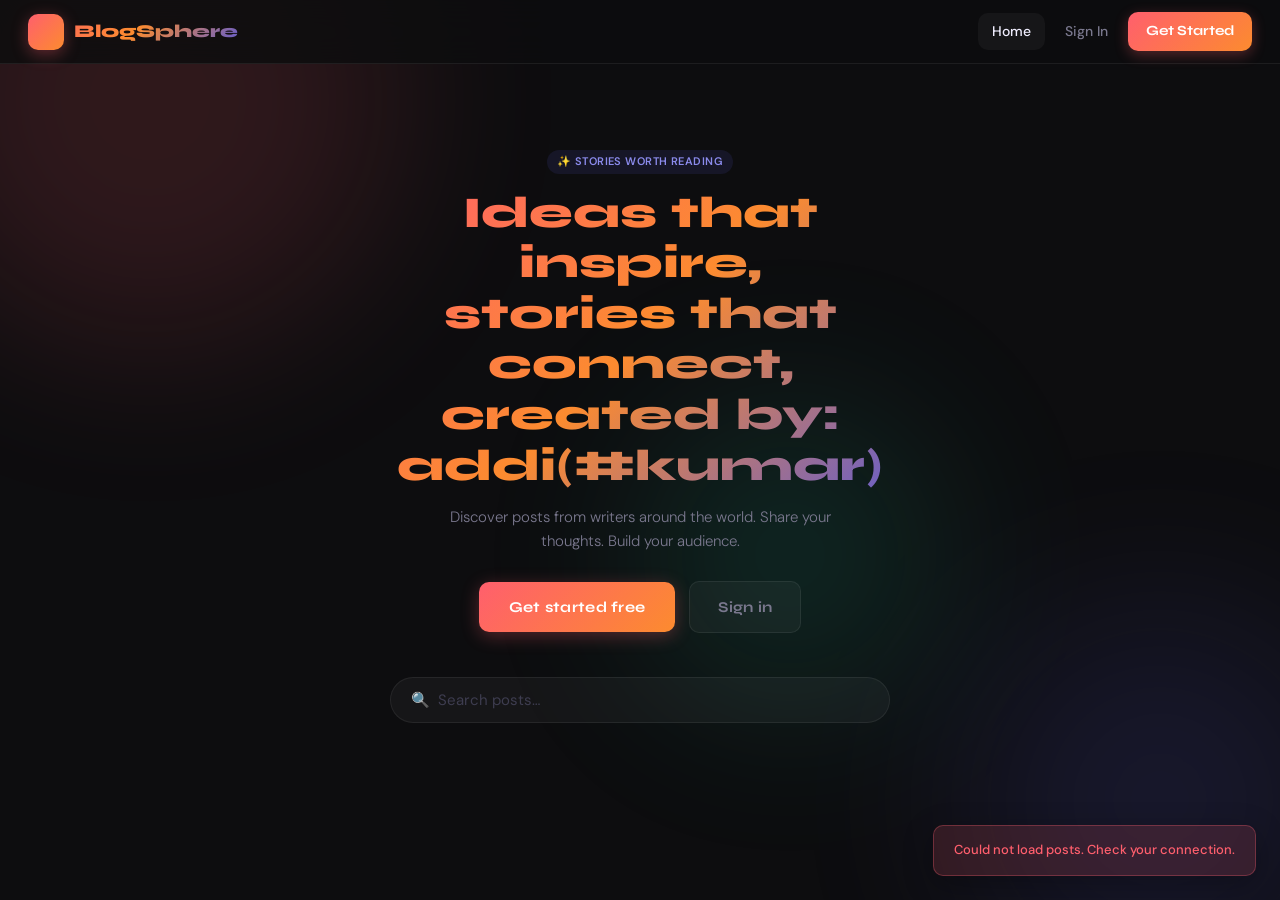
<file: frontend/index.html>
<!DOCTYPE html>
<html lang="en">
<head>
<meta charset="UTF-8"/>
<meta name="viewport" content="width=device-width, initial-scale=1.0"/>
<title>Home — BlogSphere</title>
<link rel="stylesheet" href="css/style.css"/>
</head>
<body>

<div class="blobs">
  <div class="blob blob-1"></div>
  <div class="blob blob-2"></div>
  <div class="blob blob-3"></div>
</div>

<!-- Navbar -->
<header class="navbar" id="navbar"></header>

<div class="page-wrap">

  <!-- Hero -->
  <div style="text-align:center; padding: 48px 0 44px; position:relative;">
    <div class="badge badge-c3" style="margin-bottom:14px;">✨ Stories worth reading</div>
    <h1 class="title-xl grad-text" style="font-size:44px; max-width:600px; margin:0 auto 14px;">
      Ideas that inspire,<br/>stories that connect,<br/>
      created by: addi(#kumar)
    </h1>
    <p class="subtitle" style="font-size:15px; max-width:440px; margin:0 auto 28px;">
      Discover posts from writers around the world. Share your thoughts. Build your audience.
    </p>
    <div id="hero-cta"></div>
  </div>

  <!-- Search bar -->
  <div style="max-width:500px; margin: 0 auto 36px; position:relative;">
    <input type="text" id="search-input" placeholder="🔍  Search posts…"
      style="padding-left:20px; font-size:15px; border-radius:40px;"
      oninput="filterPosts(this.value)"/>
  </div>

  <!-- Feed -->
  <div id="posts-grid" class="posts-grid">
    <!-- skeleton placeholders -->
    ${Array(6).fill(`
      <div class="post-card">
        <div class="skeleton" style="height:200px; border-radius:0;"></div>
        <div class="post-body">
          <div style="display:flex;gap:10px;margin-bottom:12px;">
            <div class="skeleton" style="width:32px;height:32px;border-radius:50%;"></div>
            <div style="flex:1;">
              <div class="skeleton" style="height:12px;width:60%;margin-bottom:6px;"></div>
              <div class="skeleton" style="height:10px;width:40%;"></div>
            </div>
          </div>
          <div class="skeleton" style="height:16px;width:80%;margin-bottom:8px;"></div>
          <div class="skeleton" style="height:12px;width:100%;margin-bottom:5px;"></div>
          <div class="skeleton" style="height:12px;width:70%;"></div>
        </div>
      </div>`).join("")}
  </div>

  <div id="empty-state" class="empty-state" style="display:none;">
    <div class="empty-icon">📭</div>
    <p>No posts found. Be the first to write something!</p>
  </div>

</div>

<script src="js/app.js"></script>
<script>
let allPosts = [];

renderNavbar("home");

// Hero CTA
const heroCta = document.getElementById("hero-cta");
if (Auth.isLoggedIn()) {
  heroCta.innerHTML = `<a href="add_blog.html" class="btn btn-primary" style="font-size:15px;padding:13px 30px;">✏️ Write a post</a>`;
} else {
  heroCta.innerHTML = `
    <a href="register.html" class="btn btn-primary" style="font-size:15px;padding:13px 30px;margin-right:10px;">Get started free</a>
    <a href="login.html" class="btn btn-ghost" style="font-size:15px;padding:13px 28px;">Sign in</a>`;
}

// Load posts
async function loadPosts() {
  try {
    const res  = await apiFetch("/home");
    const data = await res.json();
    allPosts = data.posts || [];
    renderPosts(allPosts);
  } catch {
    document.getElementById("posts-grid").innerHTML = "";
    toast("Could not load posts. Check your connection.", "error");
  }
}

function renderPosts(posts) {
  const grid = document.getElementById("posts-grid");
  const empty = document.getElementById("empty-state");

  if (!posts.length) {
    grid.innerHTML = "";
    empty.style.display = "block";
    return;
  }
  empty.style.display = "none";

  grid.innerHTML = posts.map((p, i) => `
    <div class="post-card fade-in" style="animation-delay:${i * 0.05}s" onclick="openPost(${p.id})">
      ${p.image
        ? `<img class="post-img" src="${imgSrc(p.image)}" alt="${p.title}" onerror="this.parentElement.querySelector('.post-img-placeholder') && (this.style.display='none')">`
        : `<div class="post-img-placeholder">📝</div>`
      }
      <div class="post-body">
        <div class="post-meta">
          <div class="post-avatar">${initials(p.author_name || "U")}</div>
          <div>
            <div class="post-author">${p.author_name}</div>
          </div>
          <div class="post-date">${fmtDate(p.created_at)}</div>
        </div>
        <div class="post-title">${p.title}</div>

        
        <div class="post-excerpt">${truncate(p.content, 130)}</div>
      </div>
      <div class="post-footer">
        <button class="post-action ${p.is_liked ? 'liked':''}" onclick="event.stopPropagation();toggleLike(${p.id},this)">
          ${p.is_liked ? '❤️' : '🤍'} <span>${p.like_count || p.like || 0}</span>
        </button>
        <button class="post-action" onclick="event.stopPropagation();togglecomment(${p.id})">
          💬 <span>${p.comment_count || p.Comment || 0}</span>
        </button>
        ${p.login && !p.is_own ? `
          <button class="follow-btn ${p.is_following?'following':''}" id="follow-${p.user_id}"
            onclick="event.stopPropagation();toggleFollow(${p.user_id},this)">
            ${p.is_following ? '✓ Following' : '+ Follow'}
          </button>` : ""}
      </div>
    </div>`
  ).join("");
}

function filterPosts(query) {
  const q = query.toLowerCase();
  const filtered = allPosts.filter(p =>
    p.title.toLowerCase().includes(q) ||
    p.content.toLowerCase().includes(q)
  );
  renderPosts(filtered);
}

function openPost(id) {
  if (!Auth.isLoggedIn()) { window.location.href = "login.html"; return; }
  window.location.href = `add_blog.html?view=${id}`;
}

async function toggleLike(postId, btn) {
  if (!Auth.isLoggedIn()) { window.location.href = "login.html"; return; }
  try {
    const res  = await apiFetch(`/like/${postId}`, { method: "POST" });
    const data = await res.json();
    if (res.ok) {
      const liked = data.msg === "like";
      btn.className = `post-action ${liked ? 'liked' : ''}`;
      const countEl = btn.querySelector("span");
      const current = parseInt(countEl.textContent) || 0;
      countEl.textContent = liked ? current + 1 : Math.max(0, current - 1);
      btn.firstChild.textContent = liked ? "❤️" : "🤍 ";
      // Update in allPosts
      const p = allPosts.find(p => p.id === postId);
      if (p) { p.is_liked = liked; p.like_count = parseInt(countEl.textContent); }
    }
  } catch { toast("Could not update like.", "error"); }
}
async function togglecomment(postId, btn) {
  if (!Auth.isLoggedIn()) { window.location.href = "login.html"; return; }
  else{
        openPost(postId)}

}

async function toggleFollow(userId, btn) {
  if (!Auth.isLoggedIn()) { window.location.href = "login.html"; return; }
  try {
    const res  = await apiFetch(`/follow/${userId}`, { method: "POST" });
    const data = await res.json();
    if (res.ok) {
      const following = data.is_following;
      btn.className = `follow-btn ${following ? 'following' : ''}`;
      btn.textContent = following ? "✓ Following" : "+ Follow";
      toast(data.msg, "success");
    }
  } catch { toast("Could not update follow.", "error"); }
}

loadPosts();
</script>
</body>
</html>
</file>
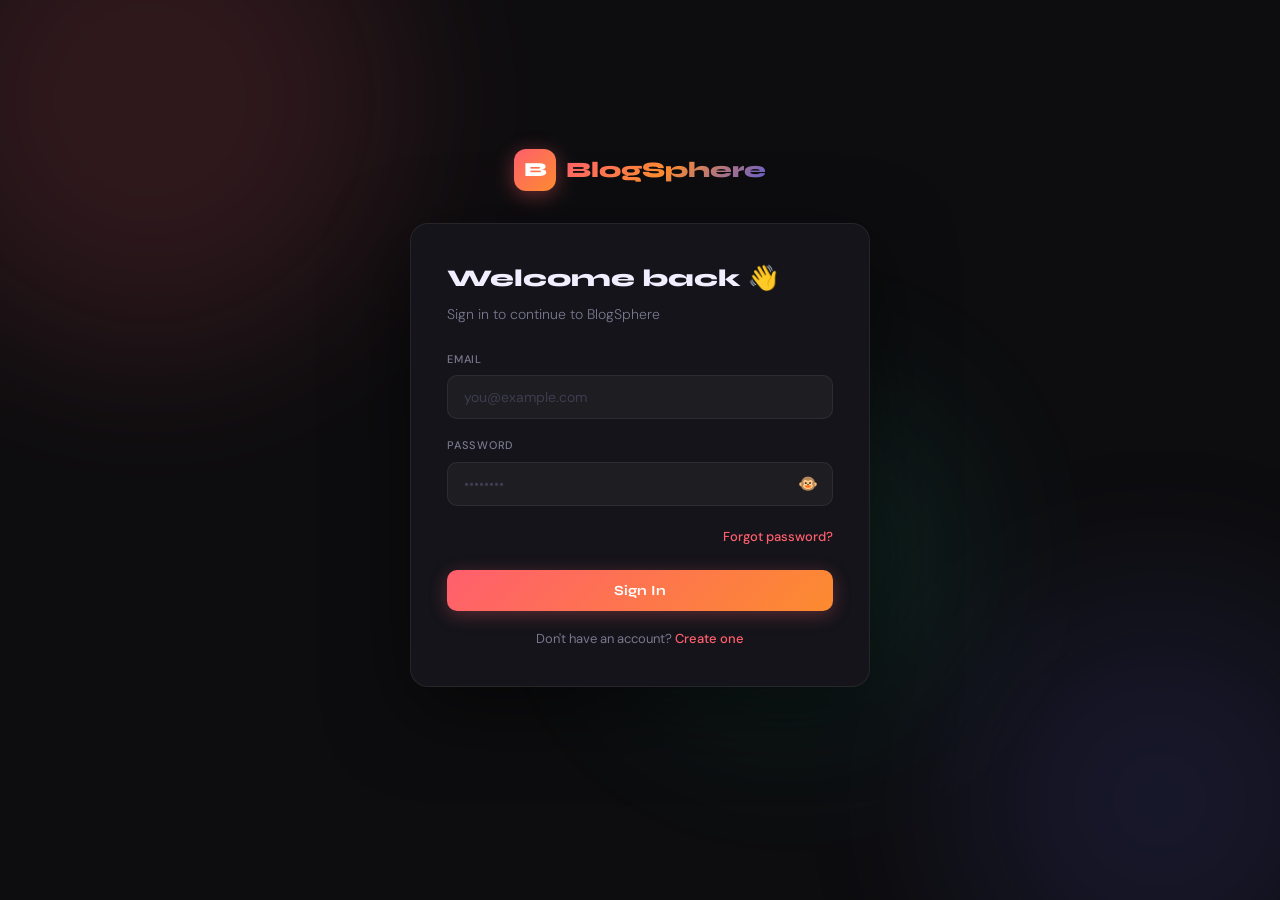
<file: frontend/login.html>
<!DOCTYPE html>
<html lang="en">
<head>
<meta charset="UTF-8"/>
<meta name="viewport" content="width=device-width, initial-scale=1.0"/>
<title>Sign In — BlogSphere</title>
<link rel="stylesheet" href="css/style.css"/>
</head>
<body>

<div class="blobs">
  <div class="blob blob-1"></div>
  <div class="blob blob-2"></div>
  <div class="blob blob-3"></div>
</div>

<div class="page-center">
  <div class="auth-wrap slide-up">

    <div class="auth-logo">
      <div class="auth-logo-icon">B</div>
      <div class="auth-logo-name">BlogSphere</div>
    </div>

    <div class="card">
      <div class="title-lg" style="margin-bottom:4px;">Welcome back 👋</div>
      <div class="subtitle" style="margin-bottom:26px;">Sign in to continue to BlogSphere</div>

      <div id="login-banner" class="banner"></div>

      <div class="form-group">
        <label>Email</label>
        <input type="email" id="login-email" placeholder="you@example.com"/>
      </div>

      <div class="form-group">
        <label>Password</label>
        <div class="input-wrap">
          <input type="password" id="login-password" placeholder="••••••••"/>
          <button class="eye-btn" onclick="togglePwd('login-password',this)">🐵</button>
        </div>
      </div>

      <div style="text-align:right; margin-bottom:22px;">
        <a href="login.html#forgot" class="link" style="font-size:13px;" onclick="showSection('forgot'); return false;">Forgot password?</a>
      </div>

      <button class="btn btn-primary btn-full" id="login-btn" onclick="doLogin()">Sign In</button>

      <div class="link-row">Don't have an account? <a href="register.html" class="link">Create one</a></div>
    </div>

    <!-- ════ FORGOT PASSWORD ════ -->
    <div class="card slide-up" id="section-forgot" style="display:none; margin-top:14px;">
      <div class="title-lg" style="margin-bottom:4px;">Reset password 🔑</div>
      <div class="subtitle" style="margin-bottom:26px;">We'll send a 6-digit code to your email</div>

      <div id="fp-banner" class="banner"></div>

      <div class="form-group">
        <label>Email</label>
        <input type="email" id="fp-email" placeholder="you@example.com"/>
      </div>

      <button class="btn btn-primary btn-full" id="fp-btn" onclick="doForgotPassword()">Send Reset Code</button>
      <button class="btn btn-ghost btn-full" style="margin-top:10px;" onclick="showSection('login')">← Back to Login</button>
    </div>

    <!-- ════ VERIFY FP OTP ════ -->
    <div class="card slide-up" id="section-fp-verify" style="display:none; margin-top:14px;">
      <div class="title-lg" style="margin-bottom:4px;">Enter the code 🔒</div>
      <div class="subtitle" style="margin-bottom:26px;">Check your email for the 6-digit reset code</div>

      <div id="fpv-banner" class="banner"></div>

      <div class="form-group">
        <label>Reset Code</label>
        <div class="otp-row">
          <input type="text" maxlength="1" class="fp-digit" oninput="otpStep(this,0,'fp-digit')"/>
          <input type="text" maxlength="1" class="fp-digit" oninput="otpStep(this,1,'fp-digit')"/>
          <input type="text" maxlength="1" class="fp-digit" oninput="otpStep(this,2,'fp-digit')"/>
          <input type="text" maxlength="1" class="fp-digit" oninput="otpStep(this,3,'fp-digit')"/>
          <input type="text" maxlength="1" class="fp-digit" oninput="otpStep(this,4,'fp-digit')"/>
          <input type="text" maxlength="1" class="fp-digit" oninput="otpStep(this,5,'fp-digit')"/>
        </div>
      </div>

      <button class="btn btn-primary btn-full" id="fpv-btn" onclick="doVerifyFPOTP()">Verify Code</button>
      <div class="timer" style="display:none;">Resend in <span id="fp-timer">60</span>s</div>
      <button class="btn btn-ghost btn-full" id="fp-resend-btn" style="display:none; margin-top:10px;" onclick="doResendFPOTP()">Resend Code</button>
    </div>

    <!-- ════ RESET PASSWORD ════ -->
    <div class="card slide-up" id="section-reset" style="display:none; margin-top:14px;">
      <div class="title-lg" style="margin-bottom:4px;">New password 🛡️</div>
      <div class="subtitle" style="margin-bottom:26px;">Choose a strong password for your account</div>

      <div id="reset-banner" class="banner"></div>

      <div class="form-group">
        <label>New Password</label>
        <div class="input-wrap">
          <input type="password" id="reset-password" placeholder="Min 8 chars"/>
          <button class="eye-btn" onclick="togglePwd('reset-password',this)">🐵</button>
        </div>
      </div>

      <div class="form-group">
        <label>Confirm New Password</label>
        <div class="input-wrap">
          <input type="password" id="reset-confirm" placeholder="Repeat password"/>
          <button class="eye-btn" onclick="togglePwd('reset-confirm',this)">🐵</button>
        </div>
      </div>

      <button class="btn btn-primary btn-full" id="reset-btn" onclick="doResetPassword()">Update Password</button>
    </div>

  </div><!-- /auth-wrap -->
</div>

<script src="js/app.js"></script>
<script>
let fpToken = null;
let fpTimerIv = null;

// Section switcher
function showSection(name) {
  ["login","forgot","fp-verify","reset"].forEach(s => {
    const el = document.getElementById(`section-${s}`);
    if (el) el.style.display = "none";
  });
  // Always show main login card
  document.querySelector(".card").style.display = name === "login" ? "block" : "none";
  if (name !== "login") {
    const el = document.getElementById(`section-${name}`);
    if (el) el.style.display = "block";
  }
}

// LOGIN
async function doLogin() {
  const gmail    = document.getElementById("login-email").value.trim();
  const password = document.getElementById("login-password").value;
  if (!gmail || !password) return showBanner("login-banner", "Please fill in all fields.");
  const btn = document.getElementById("login-btn");
  setLoading(btn, true);
  try {
    const res  = await fetch(`${API}/login`, {
      method: "POST",
      headers: { "Content-Type": "application/json" },
      body: JSON.stringify({ gmail, password }),
    });
    const data = await res.json();
    setLoading(btn, false, "Sign In");
    if (res.ok) {
      Auth.setTokens(data.access_token, data.refresh_token);
      toast("Logged in! Redirecting…", "success");
      setTimeout(() => window.location.href = "index.html", 900);
    } else {
      showBanner("login-banner", data.error || "Login failed.");
    }
  } catch {
    setLoading(btn, false, "Sign In");
    showBanner("login-banner", "Network error — is the server running?");
  }
}

// FORGOT PASSWORD
async function doForgotPassword() {
  const gmail = document.getElementById("fp-email").value.trim();
  if (!gmail) return showBanner("fp-banner", "Please enter your email.");
  const btn = document.getElementById("fp-btn");
  setLoading(btn, true);
  try {
    const res  = await fetch(`${API}/forgot_password`, {
      method: "POST",
      headers: { "Content-Type": "application/json" },
      body: JSON.stringify({ gmail }),
    });
    const data = await res.json();
    setLoading(btn, false, "Send Reset Code");
    if (res.ok) {
      fpToken = data.temp_token;
      showSection("fp-verify");
      clearOTP("fp-digit");
      fpTimerIv = startTimer("fp-timer", "fp-resend-btn");
    } else {
      showBanner("fp-banner", data.error || "Failed to send OTP.");
    }
  } catch {
    setLoading(btn, false, "Send Reset Code");
    showBanner("fp-banner", "Network error.");
  }
}

// VERIFY FP OTP
async function doVerifyFPOTP() {
  const otp = getOTP("fp-digit");
  if (otp.length < 6) return showBanner("fpv-banner", "Enter all 6 digits.");
  const btn = document.getElementById("fpv-btn");
  setLoading(btn, true);
  try {
    const res  = await fetch(`${API}/verify_fp_otp`, {
      method: "POST",
      headers: { "Content-Type": "application/json" },
      body: JSON.stringify({ temp_token: fpToken, otp }),
    });
    const data = await res.json();
    setLoading(btn, false, "Verify Code");
    if (res.ok) {
      clearInterval(fpTimerIv);
      showSection("reset");
    } else {
      showBanner("fpv-banner", data.error || "Invalid code.");
    }
  } catch {
    setLoading(btn, false, "Verify Code");
    showBanner("fpv-banner", "Network error.");
  }
}

// RESEND FP OTP
async function doResendFPOTP() {
  try {
    const res  = await fetch(`${API}/resend_fp_otp`, {
      method: "POST",
      headers: { "Content-Type": "application/json" },
      body: JSON.stringify({ temp_token: fpToken }),
    });
    const data = await res.json();
    if (res.ok) {
      fpToken = data.token;
      showBanner("fpv-banner", "📨 New code sent!", "success");
      clearOTP("fp-digit");
      fpTimerIv = startTimer("fp-timer", "fp-resend-btn");
    } else {
      showBanner("fpv-banner", data.error || "Failed to resend.");
    }
  } catch {
    showBanner("fpv-banner", "Network error.");
  }
}

// RESET PASSWORD
async function doResetPassword() {
  const password = document.getElementById("reset-password").value;
  const confirm  = document.getElementById("reset-confirm").value;
  if (!password || !confirm) return showBanner("reset-banner", "Please fill in both fields.");
  if (password !== confirm)  return showBanner("reset-banner", "Passwords do not match.");
  const btn = document.getElementById("reset-btn");
  setLoading(btn, true);
  try {
    const res  = await fetch(`${API}/reset_password`, {
      method: "PUT",
      headers: { "Content-Type": "application/json" },
      body: JSON.stringify({ password, confirm, temp_token: fpToken }),
    });
    const data = await res.json();
    setLoading(btn, false, "Update Password");
    if (res.ok) {
      showBanner("reset-banner", "✅ Password updated!", "success");
      setTimeout(() => { showSection("login"); }, 1400);
    } else {
      showBanner("reset-banner", data.error || "Failed to reset.");
    }
  } catch {
    setLoading(btn, false, "Update Password");
    showBanner("reset-banner", "Network error.");
  }
}

// Redirect if already logged in
if (Auth.isLoggedIn()) window.location.href = "index.html";

// Enter key
document.addEventListener("keydown", e => {
  if (e.key !== "Enter") return;
  if (document.getElementById("section-forgot")?.style.display !== "none") { doForgotPassword(); return; }
  if (document.getElementById("section-fp-verify")?.style.display !== "none") { doVerifyFPOTP(); return; }
  if (document.getElementById("section-reset")?.style.display !== "none") { doResetPassword(); return; }
  doLogin();
});
</script>
</body>
</html>
</file>
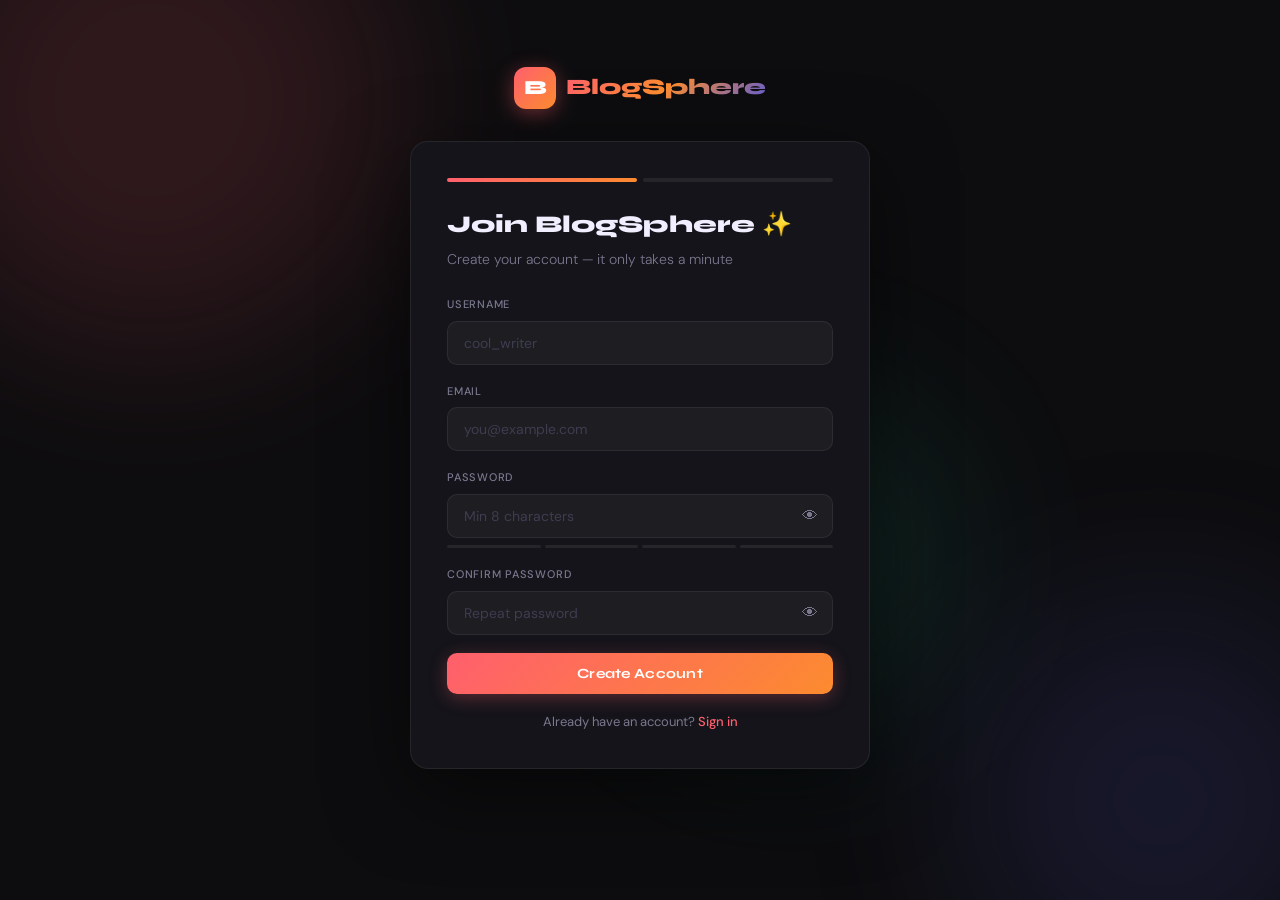
<file: frontend/register.html>
<!DOCTYPE html>
<html lang="en">
<head>
<meta charset="UTF-8"/>
<meta name="viewport" content="width=device-width, initial-scale=1.0"/>
<title>Register — BlogSphere</title>
<link rel="stylesheet" href="css/style.css"/>
</head>
<body>

<div class="blobs">
  <div class="blob blob-1"></div>
  <div class="blob blob-2"></div>
  <div class="blob blob-3"></div>
</div>

<div class="page-center">
  <div class="auth-wrap slide-up">

    <div class="auth-logo">
      <div class="auth-logo-icon">B</div>
      <div class="auth-logo-name">BlogSphere</div>
    </div>

    <!-- ════ REGISTER FORM ════ -->
    <div class="card" id="section-register">
      <div class="steps">
        <div class="step-dot active" id="reg-s1"></div>
        <div class="step-dot" id="reg-s2"></div>
      </div>
      <div class="title-lg" style="margin-bottom:4px;">Join BlogSphere ✨</div>
      <div class="subtitle" style="margin-bottom:26px;">Create your account — it only takes a minute</div>

      <div id="reg-banner" class="banner"></div>

      <div class="form-group">
        <label>Username</label>
        <input type="text" id="reg-name" placeholder="cool_writer"/>
      </div>

      <div class="form-group">
        <label>Email</label>
        <input type="email" id="reg-email" placeholder="you@example.com"/>
      </div>

      <div class="form-group">
        <label>Password</label>
        <div class="input-wrap">
          <input type="password" id="reg-password" placeholder="Min 8 characters" oninput="checkStrength(this.value)"/>
          <button class="eye-btn" onclick="togglePwd('reg-password',this)">👁</button>
        </div>
        <div class="strength-bar">
          <div class="strength-seg" id="st1"></div>
          <div class="strength-seg" id="st2"></div>
          <div class="strength-seg" id="st3"></div>
          <div class="strength-seg" id="st4"></div>
        </div>
        <div class="strength-label" id="st-label"></div>
      </div>

      <div class="form-group">
        <label>Confirm Password</label>
        <div class="input-wrap">
          <input type="password" id="reg-confirm" placeholder="Repeat password"/>
          <button class="eye-btn" onclick="togglePwd('reg-confirm',this)">👁</button>
        </div>
      </div>

      <button class="btn btn-primary btn-full" id="reg-btn" onclick="doRegister()">Create Account</button>

      <div class="link-row">Already have an account? <a href="login.html" class="link">Sign in</a></div>
    </div>

    <!-- ════ VERIFY OTP ════ -->
    <div class="card slide-up" id="section-verify" style="display:none;">
      <div class="steps">
        <div class="step-dot done"></div>
        <div class="step-dot active"></div>
      </div>
      <div class="title-lg" style="margin-bottom:4px;">Check your inbox 📬</div>
      <div class="subtitle" id="verify-sub" style="margin-bottom:26px;">We sent a 6-digit code to your email</div>

      <div id="verify-banner" class="banner"></div>

      <div class="form-group">
        <label>One-Time Password</label>
        <div class="otp-row">
          <input type="text" maxlength="1" class="otp-digit" oninput="otpStep(this,0)"/>
          <input type="text" maxlength="1" class="otp-digit" oninput="otpStep(this,1)"/>
          <input type="text" maxlength="1" class="otp-digit" oninput="otpStep(this,2)"/>
          <input type="text" maxlength="1" class="otp-digit" oninput="otpStep(this,3)"/>
          <input type="text" maxlength="1" class="otp-digit" oninput="otpStep(this,4)"/>
          <input type="text" maxlength="1" class="otp-digit" oninput="otpStep(this,5)"/>
        </div>
      </div>

      <button class="btn btn-primary btn-full" id="verify-btn" onclick="doVerifyOTP()">Verify & Activate</button>
      <div class="timer" style="display:none;">Resend in <span id="otp-timer">60</span>s</div>
      <button class="btn btn-ghost btn-full" id="resend-btn" style="display:none; margin-top:10px;" onclick="doResendOTP()">Resend OTP</button>
    </div>

  </div>
</div>

<script src="js/app.js"></script>
<script>
let regToken = null;
let otpTimerIv = null;

function showSection(name) {
  ["register","verify"].forEach(s => {
    document.getElementById(`section-${s}`).style.display = "none";
  });
  document.getElementById(`section-${name}`).style.display = "block";
}

// REGISTER
async function doRegister() {
  const name     = document.getElementById("reg-name").value.trim();
  const gmail    = document.getElementById("reg-email").value.trim();
  const password = document.getElementById("reg-password").value;
  const confirm  = document.getElementById("reg-confirm").value;

  if (!name || !gmail || !password || !confirm)
    return showBanner("reg-banner", "Please fill in all fields.");
  if (password !== confirm)
    return showBanner("reg-banner", "Passwords do not match.");

  const btn = document.getElementById("reg-btn");
  setLoading(btn, true);
  try {
    const res  = await fetch(`${API}/register`, {
      method: "POST",
      headers: { "Content-Type": "application/json" },
      body: JSON.stringify({ name, gmail, password, confirm }),
    });
    const data = await res.json();
    setLoading(btn, false, "Create Account");
    if (res.ok && data.token) {
      regToken = data.token;
      document.getElementById("verify-sub").textContent = `We sent a 6-digit code to ${data.gmail}`;
      showSection("verify");
      clearOTP("otp-digit");
      otpTimerIv = startTimer("otp-timer", "resend-btn");
    } else {
      showBanner("reg-banner", data.error || "Registration failed.");
    }
  } catch {
    setLoading(btn, false, "Create Account");
    showBanner("reg-banner", "Network error — is the server running?");
  }
}

// VERIFY OTP
async function doVerifyOTP() {
  const otp = getOTP("otp-digit");
  if (otp.length < 6) return showBanner("verify-banner", "Enter all 6 digits.");
  const btn = document.getElementById("verify-btn");
  setLoading(btn, true);
  try {
    const res  = await fetch(`${API}/verify_email`, {
      method: "POST",
      headers: { "Content-Type": "application/json" },
      body: JSON.stringify({ temp_token: regToken, otp }),
    });
    const data = await res.json();
    setLoading(btn, false, "Verify & Activate");
    if (res.ok) {
      clearInterval(otpTimerIv);
      showBanner("verify-banner", "✅ Email verified! Redirecting to login…", "success");
      setTimeout(() => window.location.href = "login.html", 1500);
    } else {
      showBanner("verify-banner", data.error || "Invalid OTP.");
    }
  } catch {
    setLoading(btn, false, "Verify & Activate");
    showBanner("verify-banner", "Network error.");
  }
}

// RESEND OTP
async function doResendOTP() {
  try {
    const res  = await fetch(`${API}/resend_otp`, {
      method: "POST",
      headers: { "Content-Type": "application/json" },
      body: JSON.stringify({ temp_token: regToken }),
    });
    const data = await res.json();
    if (res.ok) {
      regToken = data.token;
      showBanner("verify-banner", "📨 New OTP sent!", "success");
      clearOTP("otp-digit");
      otpTimerIv = startTimer("otp-timer", "resend-btn");
    } else {
      showBanner("verify-banner", data.error || "Failed to resend.");
    }
  } catch {
    showBanner("verify-banner", "Network error.");
  }
}

// Redirect if already logged in
if (Auth.isLoggedIn()) window.location.href = "index.html";

// Enter key
document.addEventListener("keydown", e => {
  if (e.key !== "Enter") return;
  if (document.getElementById("section-verify").style.display !== "none") { doVerifyOTP(); return; }
  doRegister();
});
</script>
</body>
</html>
</file>
<file: frontend/css/style.css>
/* ═══════════════════════════════════════════════
   BlogSphere — Global Stylesheet
   ═══════════════════════════════════════════════ */

@import url('https://fonts.googleapis.com/css2?family=Syne:wght@400;600;700;800&family=DM+Sans:ital,opsz,wght@0,9..40,300;0,9..40,400;0,9..40,500;1,9..40,300&display=swap');

/* ── Variables ──────────────────────────────── */
:root {
  --bg:        #0d0d0f;
  --card:      #14141a;
  --card2:     #1a1a24;
  --border:    rgba(255,255,255,0.07);
  --border2:   rgba(255,255,255,0.12);
  --text:      #f0eeff;
  --text2:     #b8b5cc;
  --muted:     #7a788e;
  --c1:        #ff5f6d;
  --c2:        #fc8b2f;
  --c3:        #5b5bd6;
  --c4:        #22d3a5;
  --c5:        #f9e04b;
  --grad:      linear-gradient(135deg, var(--c1), var(--c2));
  --grad2:     linear-gradient(135deg, var(--c3), var(--c4));
  --grad3:     linear-gradient(135deg, var(--c1), var(--c2), var(--c3));
  --input-bg:  rgba(255,255,255,0.04);
  --radius:    18px;
  --radius-sm: 10px;
  --shadow:    0 24px 80px rgba(0,0,0,0.5);
  --shadow-sm: 0 8px 30px rgba(0,0,0,0.3);
  --font-head: 'Syne', sans-serif;
  --font-body: 'DM Sans', sans-serif;
  --nav-h:     64px;
  --trans:     all 0.2s cubic-bezier(0.22,1,0.36,1);
}

/* ── Reset ──────────────────────────────────── */
*, *::before, *::after { box-sizing: border-box; margin: 0; padding: 0; }
html { scroll-behavior: smooth; }
body {
  background: var(--bg);
  color: var(--text);
  font-family: var(--font-body);
  font-size: 15px;
  line-height: 1.6;
  min-height: 100vh;
  -webkit-font-smoothing: antialiased;
}
a { text-decoration: none; color: inherit; }
img { max-width: 100%; border-radius: var(--radius-sm); }
button { cursor: pointer; font-family: var(--font-body); }
input, textarea, select { font-family: var(--font-body); }

/* ── Animated background blobs ─────────────── */
.blobs {
  position: fixed; inset: 0; pointer-events: none;
  z-index: 0; overflow: hidden;
}
.blob {
  position: absolute; border-radius: 50%;
  filter: blur(90px); opacity: 0.14;
  animation: drift 14s ease-in-out infinite alternate;
}
.blob-1 { width: 500px; height: 500px; background: var(--c1); top: -150px; left: -100px; animation-duration: 16s; }
.blob-2 { width: 400px; height: 400px; background: var(--c3); bottom: -100px; right: -80px; animation-duration: 12s; animation-delay: -4s; }
.blob-3 { width: 300px; height: 300px; background: var(--c4); top: 45%; left: 50%; animation-duration: 18s; animation-delay: -8s; }

@keyframes drift {
  from { transform: translate(0,0) scale(1); }
  to   { transform: translate(50px, 35px) scale(1.1); }
}

/* ── Navbar ─────────────────────────────────── */
.navbar {
  position: sticky; top: 0; z-index: 100;
  height: var(--nav-h);
  background: rgba(13,13,15,0.85);
  backdrop-filter: blur(20px);
  border-bottom: 1px solid var(--border);
  display: flex; align-items: center;
  padding: 0 28px;
  gap: 20px;
}
.nav-logo {
  display: flex; align-items: center; gap: 10px;
  font-family: var(--font-head); font-weight: 800; font-size: 18px;
  background: var(--grad3); -webkit-background-clip: text;
  -webkit-text-fill-color: transparent; background-clip: text;
}
.nav-logo-icon {
  width: 36px; height: 36px; border-radius: 10px;
  background: var(--grad);
  display: flex; align-items: center; justify-content: center;
  font-size: 16px; font-family: var(--font-head); font-weight: 800;
  color: #fff; box-shadow: 0 4px 16px rgba(255,95,109,0.35);
  flex-shrink: 0;
}
.nav-spacer { flex: 1; }
.nav-links { display: flex; align-items: center; gap: 6px; }
.nav-link {
  padding: 7px 14px; border-radius: var(--radius-sm);
  font-size: 14px; font-weight: 500; color: var(--muted);
  border: none; background: none;
  transition: var(--trans);
}
.nav-link:hover { color: var(--text); background: var(--input-bg); }
.nav-link.active { color: var(--text); background: var(--input-bg); }
.nav-btn {
  padding: 8px 18px; border-radius: var(--radius-sm);
  font-size: 14px; font-weight: 700; font-family: var(--font-head);
  border: none; background: var(--grad); color: #fff;
  box-shadow: 0 4px 14px rgba(255,95,109,0.3);
  transition: var(--trans);
}
.nav-btn:hover { transform: translateY(-2px); box-shadow: 0 6px 20px rgba(255,95,109,0.4); }
.nav-avatar {
  width: 36px; height: 36px; border-radius: 50%;
  background: var(--grad2); display: flex; align-items: center;
  justify-content: center; font-weight: 700; font-size: 14px;
  cursor: pointer; border: 2px solid transparent;
  transition: var(--trans);
}
.nav-avatar:hover { border-color: var(--c4); }

/* ── Page layout ────────────────────────────── */
.page-wrap {
  position: relative; z-index: 1;
  max-width: 1100px; margin: 0 auto;
  padding: 36px 20px;
}
.page-center {
  position: relative; z-index: 1;
  display: flex; align-items: center; justify-content: center;
  min-height: calc(100vh - var(--nav-h));
  padding: 20px;
}

/* ── Card ───────────────────────────────────── */
.card {
  background: var(--card);
  border: 1px solid var(--border);
  border-radius: var(--radius);
  padding: 36px;
  box-shadow: var(--shadow);
}
.card-sm { padding: 24px; }
.card-hover {
  transition: var(--trans);
}
.card-hover:hover {
  border-color: var(--border2);
  transform: translateY(-3px);
  box-shadow: 0 32px 80px rgba(0,0,0,0.55);
}

/* ── Auth card ──────────────────────────────── */
.auth-wrap { width: 100%; max-width: 460px; }
.auth-logo {
  display: flex; align-items: center; gap: 10px;
  margin-bottom: 32px; justify-content: center;
}
.auth-logo-icon {
  width: 42px; height: 42px; border-radius: 12px;
  background: var(--grad);
  display: flex; align-items: center; justify-content: center;
  font-size: 20px; font-family: var(--font-head); font-weight: 800;
  color: #fff; box-shadow: 0 4px 20px rgba(255,95,109,0.4);
}
.auth-logo-name {
  font-family: var(--font-head); font-size: 22px; font-weight: 800;
  background: var(--grad3); -webkit-background-clip: text;
  -webkit-text-fill-color: transparent; background-clip: text;
}

/* ── Typography ─────────────────────────────── */
.title-xl { font-family: var(--font-head); font-size: 32px; font-weight: 800; line-height: 1.15; }
.title-lg { font-family: var(--font-head); font-size: 24px; font-weight: 800; }
.title-md { font-family: var(--font-head); font-size: 18px; font-weight: 700; }
.title-sm { font-family: var(--font-head); font-size: 15px; font-weight: 700; }
.subtitle  { color: var(--muted); font-size: 14px; font-weight: 300; margin-top: 4px; }
.text-muted { color: var(--muted); }
.text-c1 { color: var(--c1); }
.text-c4 { color: var(--c4); }
.grad-text {
  background: var(--grad3); -webkit-background-clip: text;
  -webkit-text-fill-color: transparent; background-clip: text;
}

/* ── Steps indicator ────────────────────────── */
.steps { display: flex; gap: 6px; margin-bottom: 24px; }
.step-dot { height: 4px; border-radius: 4px; background: var(--border); flex: 1; transition: background 0.4s; }
.step-dot.active { background: var(--grad); }
.step-dot.done   { background: var(--c4); }

/* ── Form elements ──────────────────────────── */
.form-group { margin-bottom: 18px; }
.form-row { display: grid; grid-template-columns: 1fr 1fr; gap: 14px; }
label {
  display: block; font-size: 11px; font-weight: 500;
  color: var(--muted); margin-bottom: 7px;
  letter-spacing: 0.07em; text-transform: uppercase;
}
.input-wrap { position: relative; }

input[type="text"],
input[type="email"],
input[type="password"],
input[type="url"],
textarea, select {
  width: 100%; padding: 12px 16px;
  background: var(--input-bg);
  border: 1px solid var(--border);
  border-radius: var(--radius-sm);
  color: var(--text); font-size: 14px;
  outline: none; transition: border 0.2s, box-shadow 0.2s;
  appearance: none;
}
textarea { resize: vertical; min-height: 120px; line-height: 1.6; }
input:focus, textarea:focus, select:focus {
  border-color: var(--c3);
  box-shadow: 0 0 0 3px rgba(91,91,214,0.15);
}
input::placeholder, textarea::placeholder { color: #3e3d50; }
.eye-btn {
  position: absolute; right: 13px; top: 50%; transform: translateY(-50%);
  background: none; border: none; color: var(--muted); font-size: 16px;
  padding: 2px; line-height: 1; transition: color 0.2s;
}
.eye-btn:hover { color: var(--text); }

/* File upload */
.upload-area {
  border: 2px dashed var(--border2); border-radius: var(--radius-sm);
  padding: 28px; text-align: center; cursor: pointer;
  transition: var(--trans); background: var(--input-bg);
}
.upload-area:hover { border-color: var(--c3); background: rgba(91,91,214,0.05); }
.upload-area.dragover { border-color: var(--c4); background: rgba(34,211,165,0.05); }
.upload-icon { font-size: 32px; margin-bottom: 8px; }
.upload-text { font-size: 13px; color: var(--muted); }
.upload-text span { color: var(--c3); font-weight: 500; }

/* OTP boxes */
.otp-row { display: flex; gap: 10px; }
.otp-row input {
  flex: 1; text-align: center; font-size: 22px;
  font-family: var(--font-head); font-weight: 700;
  padding: 13px 4px; letter-spacing: 0.05em;
}

/* Password strength */
.strength-bar { display: flex; gap: 4px; margin-top: 7px; }
.strength-seg { height: 3px; flex: 1; border-radius: 3px; background: var(--border); transition: background 0.3s; }
.strength-label { font-size: 11px; color: var(--muted); margin-top: 4px; }

/* ── Buttons ────────────────────────────────── */
.btn {
  display: inline-flex; align-items: center; justify-content: center;
  gap: 8px; padding: 12px 22px;
  border: none; border-radius: var(--radius-sm); cursor: pointer;
  font-family: var(--font-head); font-size: 14px; font-weight: 700;
  letter-spacing: 0.02em; transition: var(--trans);
  white-space: nowrap;
}
.btn-full { width: 100%; }
.btn-primary {
  background: var(--grad); color: #fff;
  box-shadow: 0 4px 18px rgba(255,95,109,0.3);
}
.btn-primary:hover { transform: translateY(-2px); box-shadow: 0 8px 26px rgba(255,95,109,0.4); }
.btn-primary:active { transform: translateY(0); }
.btn-secondary {
  background: var(--grad2); color: #fff;
  box-shadow: 0 4px 18px rgba(91,91,214,0.3);
}
.btn-secondary:hover { transform: translateY(-2px); box-shadow: 0 8px 26px rgba(91,91,214,0.4); }
.btn-ghost {
  background: var(--input-bg); border: 1px solid var(--border);
  color: var(--muted);
}
.btn-ghost:hover { color: var(--text); border-color: var(--border2); }
.btn-danger {
  background: rgba(255,95,109,0.12); border: 1px solid rgba(255,95,109,0.25);
  color: var(--c1);
}
.btn-danger:hover { background: rgba(255,95,109,0.2); }
.btn-sm { padding: 7px 14px; font-size: 12px; }
.btn-icon { width: 38px; height: 38px; padding: 0; border-radius: 10px; }

.btn-loading { pointer-events: none; opacity: 0.7; }
.btn-loading::after {
  content: ''; display: inline-block; width: 13px; height: 13px;
  border: 2px solid rgba(255,255,255,0.3); border-top-color: #fff;
  border-radius: 50%; animation: spin 0.7s linear infinite;
}
@keyframes spin { to { transform: rotate(360deg); } }

/* ── Banners ─────────────────────────────────── */
.banner {
  border-radius: var(--radius-sm); padding: 12px 16px;
  font-size: 13px; margin-bottom: 18px; display: none;
  animation: fadeDown 0.3s ease;
}
@keyframes fadeDown {
  from { opacity: 0; transform: translateY(-6px); }
  to   { opacity: 1; transform: translateY(0); }
}
.banner.show-error   { background: rgba(255,95,109,0.1); border: 1px solid rgba(255,95,109,0.28); color: #ff8a94; display: block; }
.banner.show-success { background: rgba(34,211,165,0.08); border: 1px solid rgba(34,211,165,0.28); color: var(--c4); display: block; }
.banner.show-info    { background: rgba(91,91,214,0.08); border: 1px solid rgba(91,91,214,0.28); color: #8b8bec; display: block; }

/* ── Divider ─────────────────────────────────── */
.divider { display: flex; align-items: center; gap: 12px; margin: 20px 0; }
.divider::before, .divider::after { content: ''; flex: 1; height: 1px; background: var(--border); }
.divider span { color: var(--muted); font-size: 12px; }

/* ── Link row ────────────────────────────────── */
.link-row { text-align: center; font-size: 13px; color: var(--muted); margin-top: 18px; }
.link { color: var(--c1); cursor: pointer; font-weight: 500; }
.link:hover { text-decoration: underline; }

/* ── Timer ───────────────────────────────────── */
.timer { font-size: 12px; color: var(--muted); text-align: center; margin-top: 12px; }
.timer span { color: var(--c2); font-weight: 600; }

/* ── Grid ───────────────────────────────── */
.posts-grid {
  display: grid;
  grid-template-columns: repeat(auto-fill, minmax(320px, 1fr));
  gap: 22px;
  align-items: stretch;
}

/* ── Card ───────────────────────────────── */
.post-card {
  position: relative;
  background: var(--card);
  border: 1px solid var(--border);
  border-radius: var(--radius);
  overflow: hidden;
  cursor: pointer;

  display: flex;
  flex-direction: column;
  height: 430px; /* slightly increased so nothing cuts */

  transition: all 0.35s ease;
}

.post-card:hover {
  transform: translateY(-6px);
  box-shadow: 0 25px 70px rgba(0,0,0,0.5);
}

/* ── Image ───────────────────────────────── */
.post-img,
.post-img-placeholder {
  width: 100%;
  height: 180px; /* reduced to give space below */
  flex-shrink: 0;
}

.post-img {
  object-fit: cover;
}

.post-img-placeholder {
  background: linear-gradient(135deg, var(--card2), var(--card));
  display: flex;
  align-items: center;
  justify-content: center;
  font-size: 40px;
  color: var(--border2);
}

/* ── Body ───────────────────────────────── */
.post-body {
  padding: 18px;
  flex: 1;
  display: flex;
  flex-direction: column;
}

/* ── Meta ───────────────────────────────── */
.post-meta {
  display: flex;
  align-items: center;
  gap: 10px;
  margin-bottom: 10px;
}

.post-avatar {
  width: 30px;
  height: 30px;
  border-radius: 50%;
  background: var(--grad2);
  display: flex;
  align-items: center;
  justify-content: center;
  font-size: 12px;
  font-weight: 700;
}

.post-author {
  font-size: 13px;
}

.post-date {
  font-size: 11px;
  color: var(--muted);
  margin-left: auto;
}

/* ── Title ───────────────────────────────── */
.post-title {
  font-size: 16px;
  font-weight: 700;
  line-height: 1.3;
  margin-bottom: 6px;

  display: -webkit-box;
  -webkit-line-clamp: 2;
  -webkit-box-orient: vertical;
  overflow: hidden;

  min-height: 42px; /* fixed space */
}

/* ── Excerpt ─────────────────────────────── */
.post-excerpt {
  font-size: 13px;
  color: var(--text2);
  line-height: 1.5;

  display: -webkit-box;
  -webkit-line-clamp: 3;
  -webkit-box-orient: vertical;
  overflow: hidden;

  min-height: 58px; /* fixed space */
}

/* ── Footer (IMPORTANT FIX) ─────────────── */
.post-footer {
  display: flex;
  align-items: center;
  gap: 12px;
  padding: 12px 18px;
  border-top: 1px solid var(--border);
  margin-top: auto;

  flex-wrap: wrap; /* 🔥 prevents button cut-off */
}

/* ── Actions ───────────────────────────── */
.post-action {
  display: flex;
  align-items: center;
  gap: 6px;
  font-size: 13px;
  color: var(--muted);
  background: none;
  border: none;
  padding: 5px 8px;
  border-radius: 8px;
}

.post-action:hover {
  background: var(--input-bg);
  color: var(--text);
}

.post-action.liked {
  color: var(--c1);
}

/* ── Follow Button ─────────────────────── */
.follow-btn {
  margin-left: auto;
  padding: 5px 12px;
  border-radius: 20px;
  font-size: 12px;
  font-weight: 600;
  border: 1px solid var(--border2);
  background: transparent;
  color: var(--text2);

  white-space: nowrap; /* 🔥 prevents breaking */
}

.follow-btn.following,
.follow-btn:hover {
  background: var(--grad2);
  color: #fff;
  border-color: transparent;
}

/* ── Profile ─────────────────────────────────── */
.profile-banner {
  height: 200px; border-radius: var(--radius);
  background: var(--grad3); opacity: 0.8;
  position: relative; overflow: hidden; margin-bottom: 0;
}
.profile-banner::after {
  content: ''; position: absolute; inset: 0;
  background: linear-gradient(to bottom, transparent 50%, var(--bg) 100%);
}
.profile-header {
  display: flex; align-items: flex-end; gap: 20px;
  padding: 0 28px 24px; margin-top: -60px; position: relative; z-index: 1;
}
.profile-pic {
  width: 96px; height: 96px; border-radius: 50%;
  border: 4px solid var(--bg); object-fit: cover;
  background: var(--grad2); display: flex; align-items: center;
  justify-content: center; font-size: 36px; font-weight: 800;
  font-family: var(--font-head); flex-shrink: 0;
  overflow: hidden;
}
.profile-info { flex: 1; padding-bottom: 4px; }
.profile-name { font-family: var(--font-head); font-size: 22px; font-weight: 800; }
.profile-bio  { font-size: 14px; color: var(--muted); margin-top: 2px; }
.profile-stats { display: flex; gap: 24px; margin-top: 12px; }
.stat-item { text-align: center; }
.stat-num { font-family: var(--font-head); font-size: 20px; font-weight: 800; }
.stat-lbl { font-size: 11px; color: var(--muted); text-transform: uppercase; letter-spacing: 0.06em; }

/* ── Tabs ─────────────────────────────────────── */
.tabs { display: flex; gap: 4px; border-bottom: 1px solid var(--border); margin-bottom: 28px; }
.tab {
  padding: 10px 20px; font-size: 14px; font-weight: 600;
  font-family: var(--font-head); color: var(--muted); cursor: pointer;
  border-bottom: 2px solid transparent; margin-bottom: -1px;
  transition: var(--trans); background: none; border-top: none; border-left: none; border-right: none;
}
.tab:hover { color: var(--text); }
.tab.active { color: var(--text); border-bottom-color: var(--c1); }

/* ── Empty state ─────────────────────────────── */
.empty-state {
  text-align: center; padding: 60px 20px;
  color: var(--muted);
}
.empty-state .empty-icon { font-size: 48px; margin-bottom: 14px; }
.empty-state p { font-size: 14px; }

/* ── Tag / badge ─────────────────────────────── */
.badge {
  display: inline-flex; align-items: center;
  padding: 3px 10px; border-radius: 20px; font-size: 11px; font-weight: 600;
  letter-spacing: 0.04em; text-transform: uppercase;
}
.badge-c1 { background: rgba(255,95,109,0.12); color: var(--c1); }
.badge-c3 { background: rgba(91,91,214,0.12); color: #8b8bec; }
.badge-c4 { background: rgba(34,211,165,0.1); color: var(--c4); }

/* ── Toast ───────────────────────────────────── */
.toast-container {
  position: fixed; bottom: 24px; right: 24px;
  z-index: 9999; display: flex; flex-direction: column; gap: 10px;
}
.toast {
  padding: 14px 20px; border-radius: var(--radius-sm);
  font-size: 13px; font-weight: 500; min-width: 240px;
  box-shadow: var(--shadow-sm);
  animation: toastIn 0.35s cubic-bezier(0.22,1,0.36,1);
}
.toast.success { background: rgba(34,211,165,0.15); border: 1px solid rgba(34,211,165,0.3); color: var(--c4); }
.toast.error   { background: rgba(255,95,109,0.15); border: 1px solid rgba(255,95,109,0.3); color: var(--c1); }
.toast.info    { background: rgba(91,91,214,0.15);  border: 1px solid rgba(91,91,214,0.3);  color: #8b8bec; }
@keyframes toastIn {
  from { opacity: 0; transform: translateX(20px); }
  to   { opacity: 1; transform: translateX(0); }
}

/* ── Modal ───────────────────────────────────── */
.modal-overlay {
  position: fixed; inset: 0; z-index: 500;
  background: rgba(0,0,0,0.7); backdrop-filter: blur(6px);
  display: flex; align-items: center; justify-content: center;
  padding: 20px;
}
.modal {
  background: var(--card); border: 1px solid var(--border);
  border-radius: var(--radius); padding: 32px; max-width: 440px; width: 100%;
  box-shadow: var(--shadow);
  animation: modalIn 0.35s cubic-bezier(0.22,1,0.36,1);
}
@keyframes modalIn {
  from { opacity: 0; transform: scale(0.94); }
  to   { opacity: 1; transform: scale(1); }
}
.modal-title { font-family: var(--font-head); font-size: 20px; font-weight: 800; margin-bottom: 8px; }
.modal-body  { color: var(--text2); font-size: 14px; margin-bottom: 24px; }
.modal-actions { display: flex; gap: 10px; justify-content: flex-end; }

/* ── Skeleton loader ─────────────────────────── */
.skeleton {
  background: linear-gradient(90deg, var(--card) 25%, var(--card2) 50%, var(--card) 75%);
  background-size: 200% 100%;
  animation: shimmer 1.6s infinite; border-radius: 8px;
}
@keyframes shimmer { to { background-position: -200% 0; } }

/* ── Slide-up animation ──────────────────────── */
.slide-up {
  animation: slideUp 0.45s cubic-bezier(0.22,1,0.36,1) both;
}
@keyframes slideUp {
  from { opacity: 0; transform: translateY(24px); }
  to   { opacity: 1; transform: translateY(0); }
}
.fade-in {
  animation: fadeInAnim 0.4s ease both;
}
@keyframes fadeInAnim {
  from { opacity: 0; } to { opacity: 1; }
}

/* ── Scrollbar ───────────────────────────────── */
::-webkit-scrollbar { width: 6px; }
::-webkit-scrollbar-track { background: var(--bg); }
::-webkit-scrollbar-thumb { background: var(--card2); border-radius: 3px; }
::-webkit-scrollbar-thumb:hover { background: var(--border2); }

/* ── Responsive ──────────────────────────────── */
@media (max-width: 768px) {
  .page-wrap { padding: 20px 14px; }
  .card { padding: 24px 18px; }
  .form-row { grid-template-columns: 1fr; }
  .posts-grid { grid-template-columns: 1fr; }
  .navbar { padding: 0 16px; }
  .profile-header { flex-direction: column; align-items: flex-start; }
}
@media (max-width: 480px) {
  .title-xl { font-size: 26px; }
  .otp-row input { padding: 10px 2px; font-size: 18px; }
}
/* ── Image Viewer Modal ───────────────────── */
#image-modal {
  display: none;
  position: fixed;
  inset: 0;
  background: rgba(0,0,0,0.92);
  z-index: 9999;

  align-items: center;
  justify-content: center;

  animation: fadeInAnim 0.3s ease;
  cursor: zoom-out;
}

#image-modal img {
  max-width: 92%;
  max-height: 92%;
  border-radius: 14px;
  box-shadow: 0 20px 80px rgba(0,0,0,0.6);
  animation: modalIn 0.3s ease;
}
.comment-actions button {
  font-size: 12px;
  padding: 4px 10px;
  border-radius: 6px;
}
.comment-text {
  word-wrap: break-word;
}
</file>
